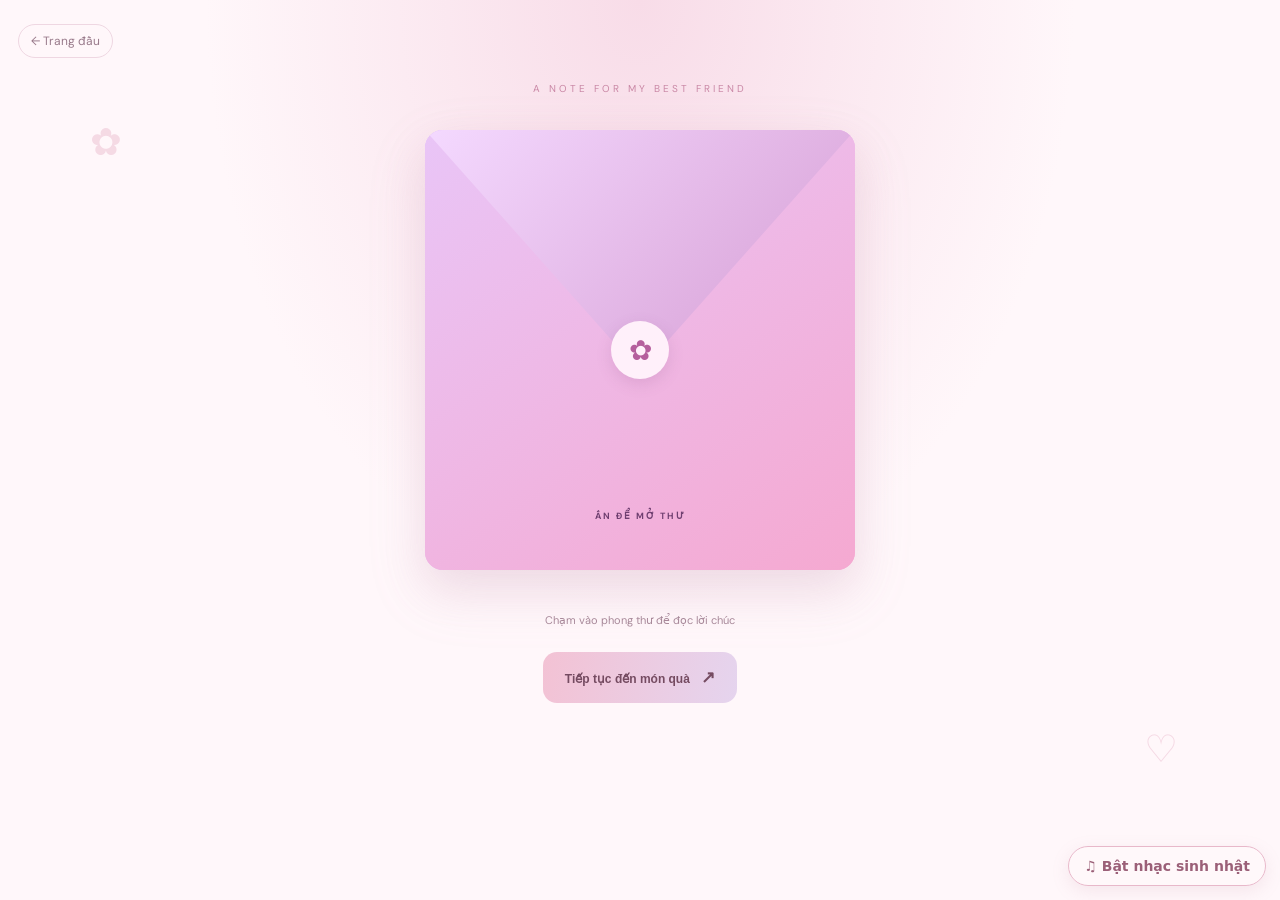
<file: sinhnhat.html>
<!doctype html><html lang="vi"><head><meta charset="utf-8"><meta name="viewport" content="width=device-width, initial-scale=1"><meta name="theme-color" content="#fff5f8"><title>Gửi Thanh Tiền — Bạn thân</title><link rel="stylesheet" href="sn.css"><style>
/* Soft pastel music control */
.music-toggle{position:fixed;right:14px;bottom:14px;z-index:9999;border:1px solid #e8b8ca;background:rgba(255,248,250,.94);color:#9b6078;border-radius:999px;padding:11px 15px;font:600 14px system-ui;box-shadow:0 5px 18px #b77b8b22;backdrop-filter:blur(8px);cursor:pointer;transition:transform .2s,background .2s}
.music-toggle:active{transform:scale(.96)}.music-toggle[aria-pressed="true"]{background:#f8dce7;color:#854f68}
</style></head><body><div class="stars" aria-hidden="true"></div><main class="letter-page"><a class="back" href="index.html">← Trang đầu</a><div class="mini-label">A NOTE FOR MY BEST FRIEND</div><div class="envelope-wrap"><div class="envelope" id="envelope" role="button" tabindex="0" aria-label="Mở lá thư"><div class="env-back"></div><article class="letter"><div class="letter-top">✦ MỘT CHÚT ĐIỀU MUỐN NÓI ✦</div><h1>Chúc mừng sinh nhật,<br><em>Thanh Tiền!</em></h1><p>Chúc cô bạn thân của tui tuổi mới thật nhiều niềm vui, luôn khỏe mạnh, gặp toàn điều dễ thương và làm gì cũng thuận lợi nha.</p><p>Cảm ơn vì đã là một người bạn đáng quý. Mong rằng tụi mình sẽ còn có thật nhiều kỷ niệm vui, những lần cười không ngừng và những chuyến đi đáng nhớ.</p><p>Tuổi mới cứ tự tin tỏa sáng, gặp người tốt, ăn ngon ngủ kỹ và luôn giữ được phiên bản vui vẻ của chính mình nhé!</p><p class="not-love">Không sến súa tình yêu đâu nha — đây là lời chúc chân thành từ một đứa bạn thân. 🤝</p><p class="sign">Thân mến,<br><strong>đứa bạn thân của Tiền ♡</strong></p></article><div class="env-front"><div class="flap"></div><div class="seal">✿</div><span>ẤN ĐỂ MỞ THƯ</span></div></div></div><p class="hint" id="hint">Chạm vào phong thư để đọc lời chúc</p><button class="primary" id="continueBtn">Tiếp tục đến món quà <span>↗</span></button></main><script src="sn.js"></script><script src="music.js"></script></body></html>
</file>
<file: sn.css>
@import url('https://fonts.googleapis.com/css2?family=DM+Sans:wght@400;500;600;700&family=Playfair+Display:ital,wght@0,500;0,600;1,500;1,600&display=swap');*{box-sizing:border-box}body{margin:0;min-height:100vh;background:radial-gradient(ellipse at 50% 0,#f8dce8 0,transparent 48%),#fff7fa;color:#79566a;font-family:'DM Sans',sans-serif;overflow-x:hidden}.letter-page{min-height:100vh;display:flex;align-items:center;flex-direction:column;padding:24px 18px 34px;position:relative}.back{align-self:flex-start;color:#98798a;text-decoration:none;font-size:12px;padding:8px 12px;border:1px solid #efd7e2;border-radius:99px}.mini-label{margin-top:24px;color:#c987a5;font-size:10px;letter-spacing:3px;text-align:center}.envelope-wrap{width:min(100%,430px);margin:35px auto 12px;perspective:1000px}.envelope{height:460px;position:relative;cursor:pointer;outline:none;animation:envelopeBob 4s ease-in-out infinite}.env-back{position:absolute;inset:0 0 20px;background:linear-gradient(135deg,#d9b6ff,#f3a9d0);border-radius:18px;box-shadow:0 22px 60px #c99bb226}.letter{position:absolute;z-index:1;left:6%;right:6%;top:5%;height:82%;overflow:auto;padding:25px 22px;background:#fffaf5;color:#42334d;border-radius:12px;box-shadow:0 6px 20px #25122b24;transform:translateY(90px) scale(.88);opacity:0;transition:transform .8s cubic-bezier(.2,.8,.2,1),opacity .5s;scrollbar-width:thin}.letter-top{font-size:8px;letter-spacing:2px;text-align:center;color:#a17aa9}.letter h1{font:600 27px/1.2 'Playfair Display',serif;text-align:center;margin:17px 0;color:#4c3159}.letter h1 em{font-weight:500;color:#c15f98}.letter p{font-size:12px;line-height:1.8;margin:12px 0}.letter .not-love{padding:10px 12px;background:#f8eaf3;border-radius:10px;color:#9a4b79}.sign{text-align:right;font-style:italic;color:#8b648f}.env-front{position:absolute;inset:0 0 20px;border-radius:18px;overflow:hidden;background:linear-gradient(145deg,#e9c5f7,#f5a9d1);display:flex;align-items:center;justify-content:center;flex-direction:column;transition:opacity .45s,transform .65s;z-index:2;box-shadow:0 18px 40px #c99bb230}.flap{position:absolute;top:0;left:0;width:100%;height:55%;background:linear-gradient(135deg,#f4d9ff,#d59bd2);clip-path:polygon(0 0,100% 0,50% 100%)}.seal{z-index:1;width:58px;height:58px;border-radius:50%;background:#fff0fa;color:#b55f9d;display:grid;place-items:center;font-size:28px;box-shadow:0 5px 15px #8b4e852b}.env-front span{position:absolute;bottom:48px;color:#6f3f70;font-size:9px;letter-spacing:2px;font-weight:700}.envelope.open .letter{transform:translateY(0) scale(1);opacity:1;z-index:3}.envelope.open .env-front{opacity:0;transform:translateY(40px);pointer-events:none}.hint{color:#a8899a;font-size:11px;text-align:center}.primary{margin-top:14px;border:0;border-radius:14px;padding:15px 22px;background:linear-gradient(100deg,#f3c2d4,#e5d4ee);color:#754b61;font-weight:700;font-size:12px;cursor:pointer}.primary span{margin-left:8px;font-size:17px}.primary:active{transform:scale(.98)}@media(max-width:390px){.envelope{height:430px}.letter{padding:20px 17px}.letter h1{font-size:24px}.letter p{font-size:11px}}
@keyframes envelopeBob{0%,100%{transform:translateY(0) rotate(-.4deg)}50%{transform:translateY(-7px) rotate(.4deg)}}
.letter-page:before,.letter-page:after{content:'✿';position:fixed;z-index:0;pointer-events:none;color:#e8b5ca;opacity:.45;font-size:38px;animation:petalDrift 8s ease-in-out infinite}.letter-page:before{top:13%;left:7%}.letter-page:after{content:'♡';right:8%;bottom:14%;animation-delay:-3s}@keyframes petalDrift{0%,100%{transform:translateY(0) rotate(-10deg)}50%{transform:translateY(-18px) rotate(16deg)}}
</file>
